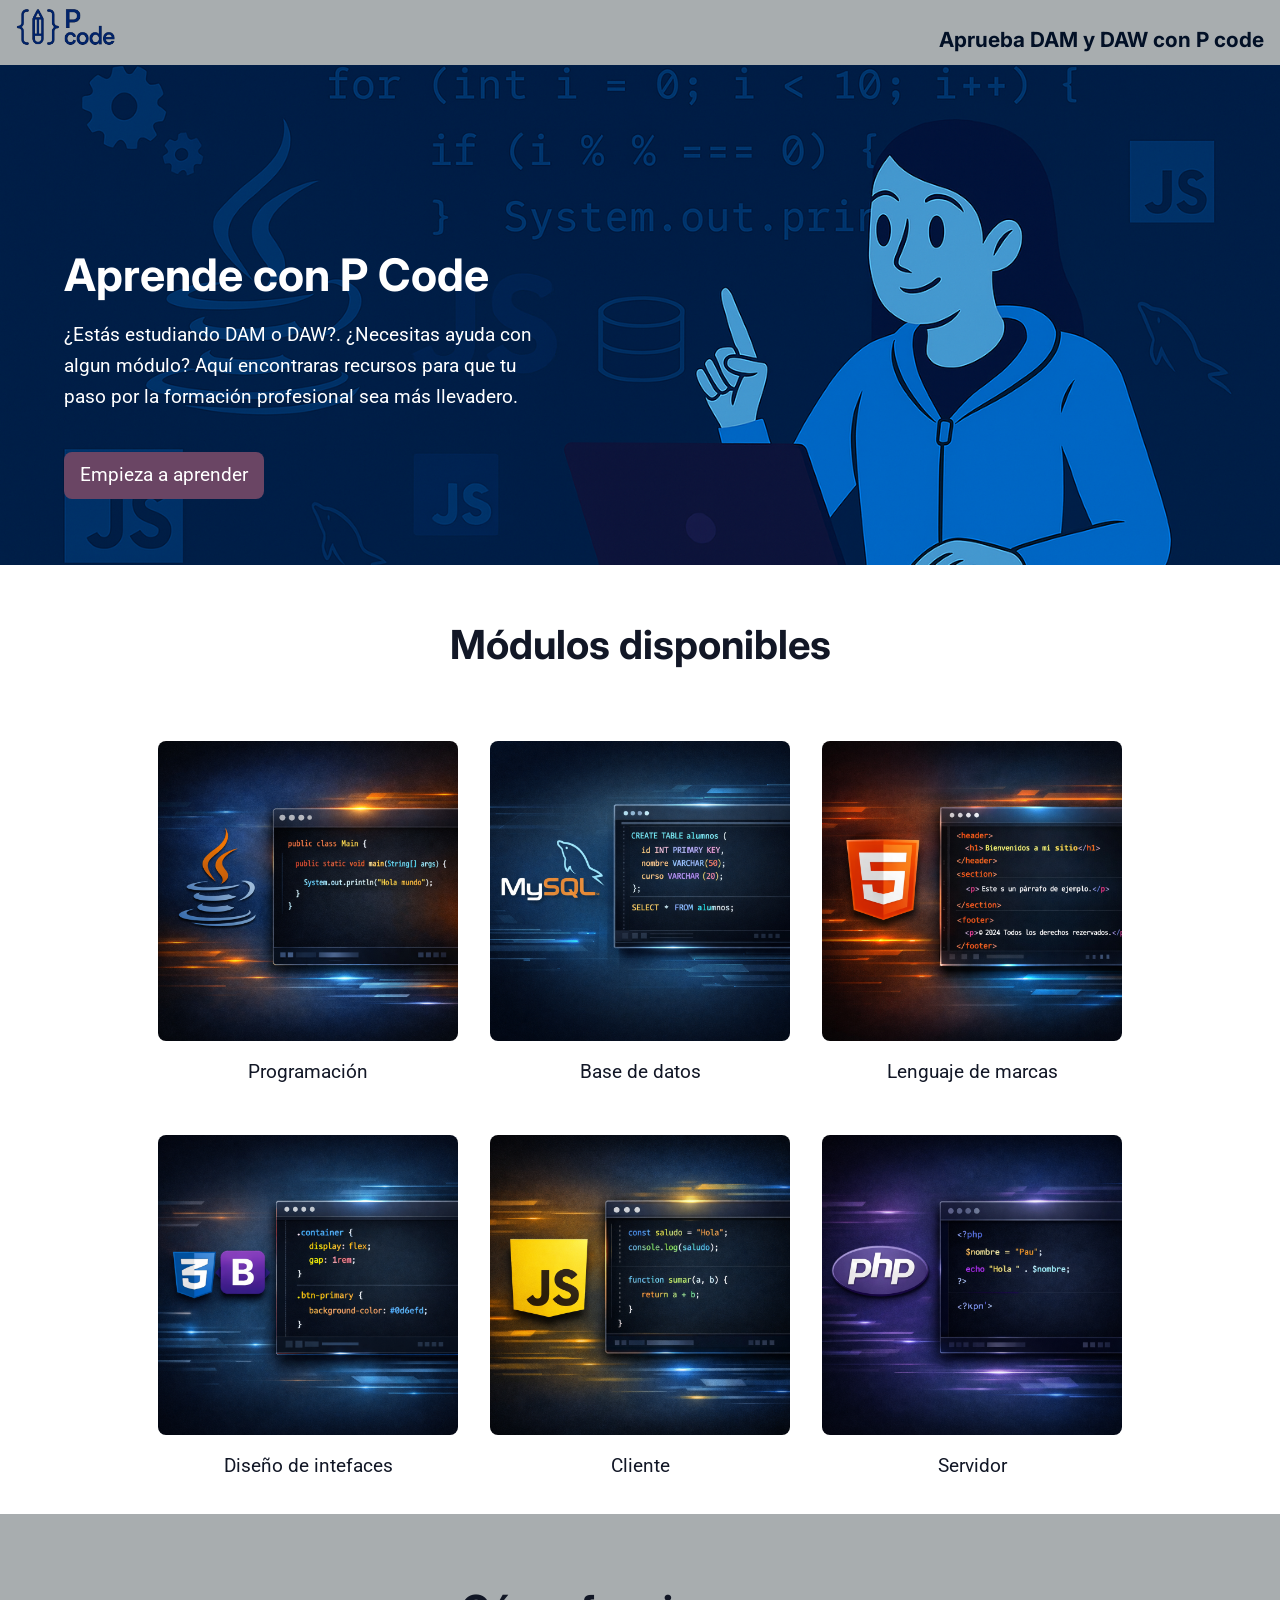
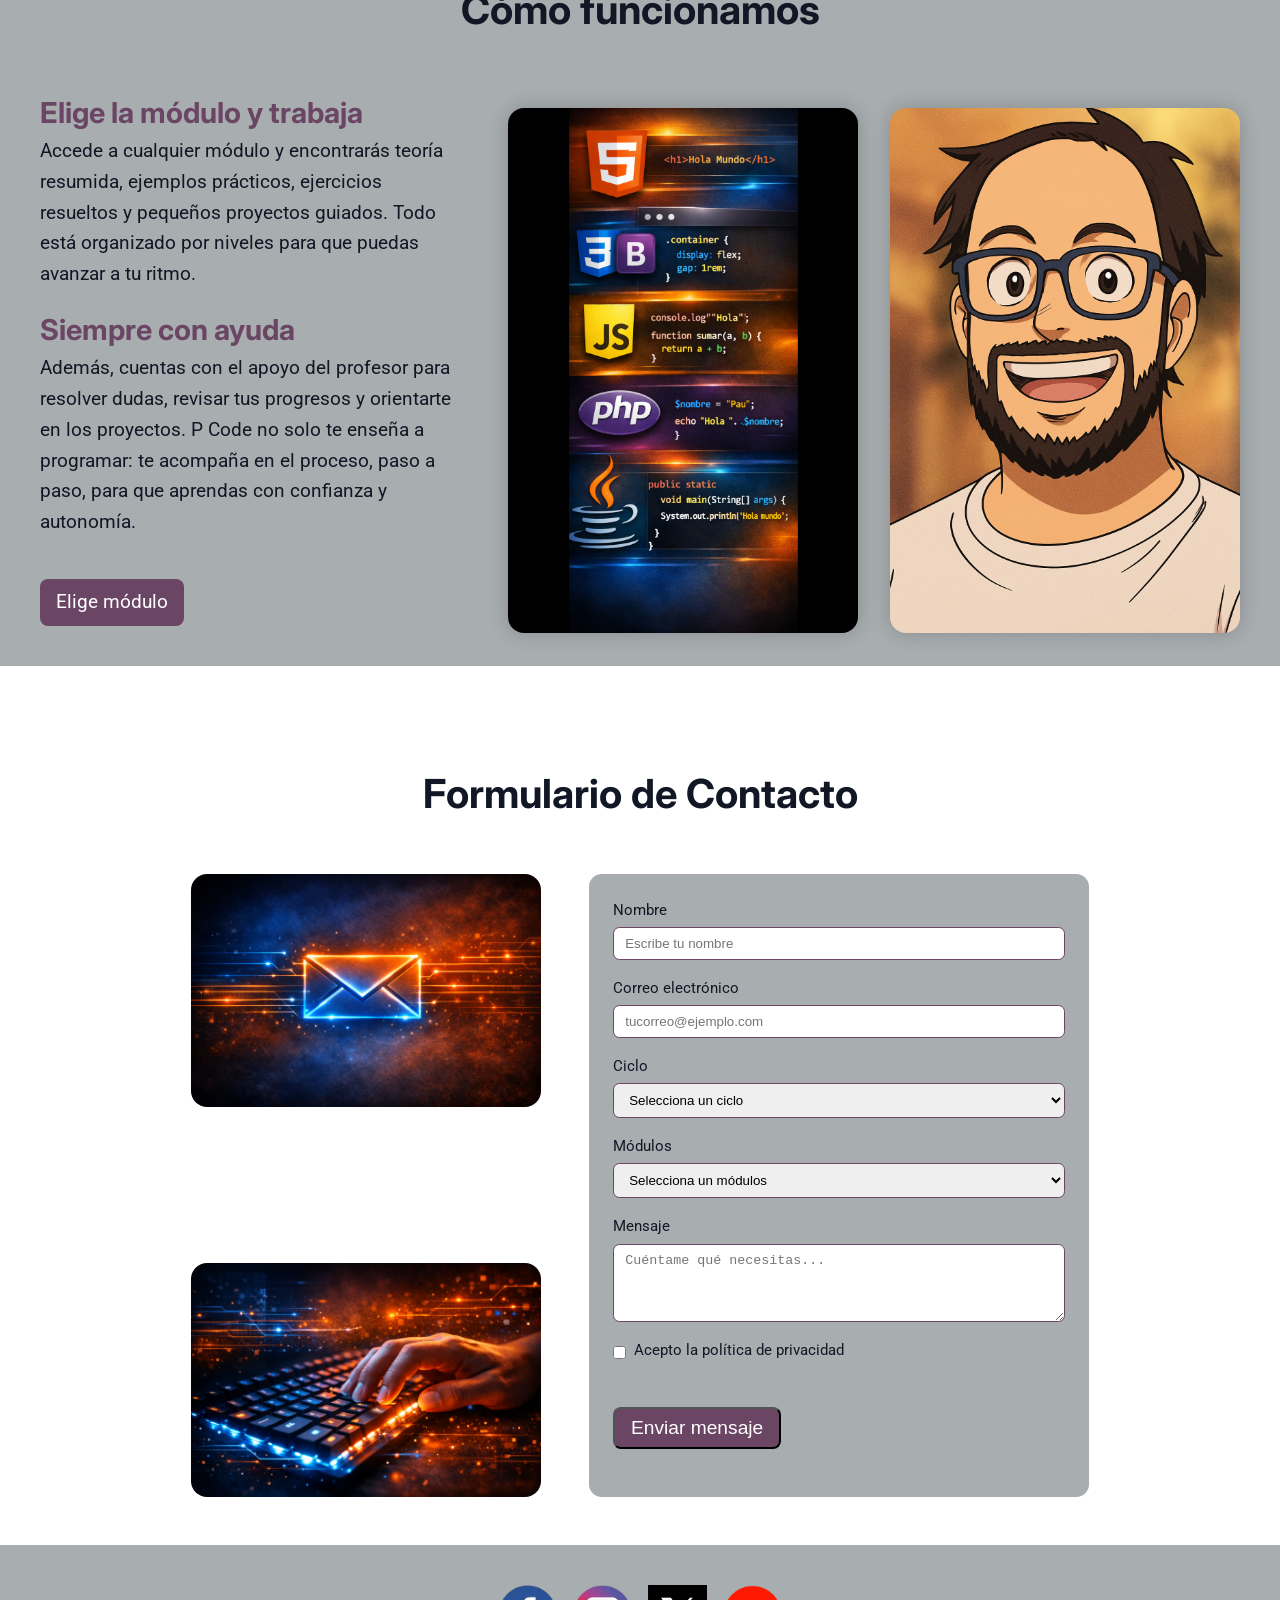
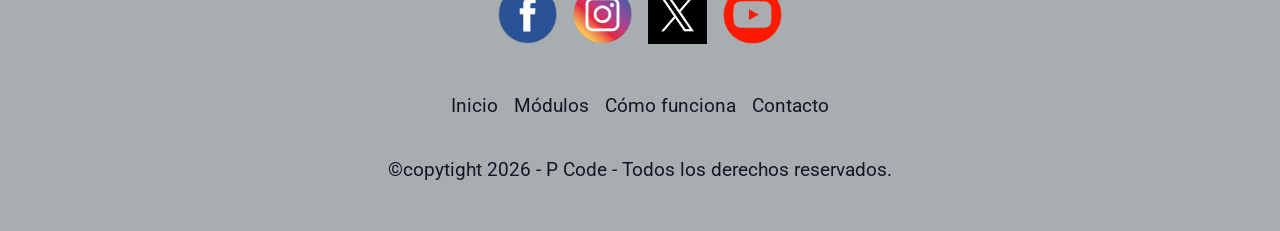
<file: proyecto_1/index.html>
<!doctype html>
<html lang="en">
  <head>
    <meta charset="UTF-8" />
    <meta name="viewport" content="width=device-width, initial-scale=1.0" />
    <meta name="description" content="Recursos educativos de programación para estudiantes de DAW/DAM: ejercicios, teoría, ejemplos y proyectos.">
    <meta name="author" content="Pau — P Code">
        
    <title>P Code</title>
    
    <link rel="stylesheet" href="css/style.css">
    <link rel="icon" href="img/logos/logo_P_code.png">

    <link href="https://fonts.googleapis.com/css2?family=Inter:wght@400;600;700&family=Roboto:wght@300;400;500&family=JetBrains+Mono:wght@400;600&display=swap" rel="stylesheet">

  </head>
  <body>
    <header class="header-landing">
      <div>
        <img src="img/logos/logo_P_code_header.png" alt="P Code"/>
      </div>
      <div>
        <h3>Aprueba DAM y DAW con P code</h3>
      </div>
    </header>

    <section id="hero" class="hero-section">
      <div class="wrap-hero-section">
        <h1>Aprende con P Code</h1> 
        <p>¿Estás estudiando DAM o DAW?.
        ¿Necesitas ayuda con algun módulo?
        Aquí encontraras recursos para que tu  
        paso por la formación profesional sea más llevadero.</p>
        <div class="wrap-button">
          <a href="#subject"  class="primary-button">Empieza a aprender</a>
        </div>
      </div>
    </section>
    
    <section id="subject" class="subject-section">
      <div class="wrap-title-section">
        <h2>Módulos disponibles</h2>
      </div>

      <div class="wrap-subject-section">
        <a href="subjects/subject_type.html" class="item-subject-section">
          <img src="img/subject/img_programacion.png" alt="Asignatura de programación">
          <p>Programación</p>
        </a>
        <a href="subjects/subject_type.html" class="item-subject-section">
          <img src="img/subject/img_base_datos.png" alt="Asignatura de BD">
          <p>Base de datos</p>
        </a>
        <a href="subjects/subject_type.html" class="item-subject-section">
          <img src="img/subject/img_lenguaje_marcas.png" alt="Asignatura de marcas">
          <p>Lenguaje de marcas</p>
        </a>
        <a href="subjects/subject_type.html" class="item-subject-section">
          <img src="img/subject/img_interfaces.png" alt="Asignatura de interfaces">
          <p>Diseño de intefaces</p>
        </a>
        <a href="subjects/subject_type.html" class="item-subject-section">
          <img src="img/subject/img_cliente.png" alt="Asignatura de cliente">
          <p>Cliente</p>
        </a>
        <a href="subjects/subject_type.html" class="item-subject-section">
          <img src="img/subject/img_sevidor.png" alt="Asignatura de sevidor">
          <p>Servidor</p>
        </a>
    </section>

    <section id="info" class="info-section">

      <div class="wrap-title-section">
        <h2>Cómo funcionamos</h2>
      </div>

      <div class="wrap-two-column">

        <div class="wrap-text-two-column">
          <div class="wrap-text-column">
            <h3>Elige la módulo y trabaja</h3>
            <p>Accede a cualquier módulo y encontrarás teoría resumida, ejemplos prácticos, ejercicios resueltos y pequeños proyectos guiados. Todo está organizado por niveles para que puedas avanzar a tu ritmo.</p>
            <h3>Siempre con ayuda</h3>
            <p>Además, cuentas con el apoyo del profesor para resolver dudas, revisar tus progresos y orientarte en los proyectos. P Code no solo te enseña a programar: te acompaña en el proceso, paso a paso, para que aprendas con confianza y autonomía.</p>
            <div class="wrap-button">
              <a href="#subject" class="primary-button">Elige módulo</a>
            </div>
          </div>
        </div>

        <div class="wrap-img-two-column">
          <img src="img/composicion_asignaturas.png" alt="Asignaturas con P code">
          <img src="img/retrato_anime_perfil.png" alt="P code en anime">
        </div>      

      </div>
    </section>

    <section id="form" class="form-section">

      <div class="wrap-title-section">
        <h2>Formulario de Contacto</h2>
      </div>

      <div class="wrap-two-column">

        <div class="wrap-img-two-column-vertical">
          <img src="img/contacto_email.png" alt="Email a P code">
          <img src="img/contacto_email_2.png" alt="Email a P code">
        </div>  

        <div class="wrap-form-two-column">
          <form class="contact-form">

            <div class="form-field">
              <label for="nombre">Nombre</label>
              <input type="text" id="nombre" name="nombre" placeholder="Escribe tu nombre">
            </div>

            <div class="form-field">
              <label for="email">Correo electrónico</label>
              <input type="email" id="email" name="email" placeholder="tucorreo@ejemplo.com">
            </div>

            <div class="form-field">
              <label for="ciclo">Ciclo</label>
              <select id="ciclo" name="ciclo">
                <option value="">Selecciona un ciclo</option>
                <option value="dam">DAM</option>
                <option value="daw">DAW</option>
              </select>
            </div>

            <div class="form-field">
              <label for="asignatura">Módulos</label>
              <select id="modulo" name="ciclo">
                <option value="">Selecciona un módulos</option>
                <option value="prog">Programación</option>
                <option value="bd">Base de datos</option>
                <option value="mar">Lenguaje de marcas</option>
                <option value="inte">Diseño de interfaces</option>
                <option value="cli">Cliente</option>
                <option value="ser">Servidor</option>
              </select>
            </div>

            <div class="form-field">
              <label for="mensaje">Mensaje</label>
              <textarea id="mensaje" name="mensaje" rows="4" placeholder="Cuéntame qué necesitas..."></textarea>
            </div>

            <div class="form-field form-field-inline">
              <input type="checkbox" id="privacidad" name="privacidad">
              <label for="privacidad">Acepto la política de privacidad</label>
            </div>

            <div class="wrap-button">
              <button type="submit" class="primary-button">Enviar mensaje</button>
            </div>

          </form>
        </div>

      </div>
    </section>

    <footer class="footer-section">
      <div class="logos-footer-section">
        <ul>
          <li>
            <a href="">
              <img src="img/social/facebook.png" alt="P Code facebook" class="social-logo">
            </a>
          </li>
          <li>
            <a href="">
              <img src="img/social/instagram.png" alt="P Code x" class="social-logo">
            </a>
          </li>
          <li>
            <a href="">
              <img src="img/social/X.jpg" alt="P Code x" class="social-logo">
            </a>
          </li>
          <li>
            <a href="">
              <img src="img/social/youtube.png" alt="P Code Youtube" class="social-logo">
            </a>
          </li>
        </ul>
      </div>

      <div class="menu-footer-section">
        <ul>
          <li><a href="#hero">Inicio</a></li>
          <li><a href="#subject">Módulos</a></li>
          <li><a href="#info">Cómo funciona</a></li>
          <li><a href="#form">Contacto</a></li>
        </ul>
      </div>

      <div class="menu-footer-section">
        <p>©copytight 2026 - P Code - Todos los derechos reservados.</p>
      </div>

    </footer>
  </body>
</html>
</file>
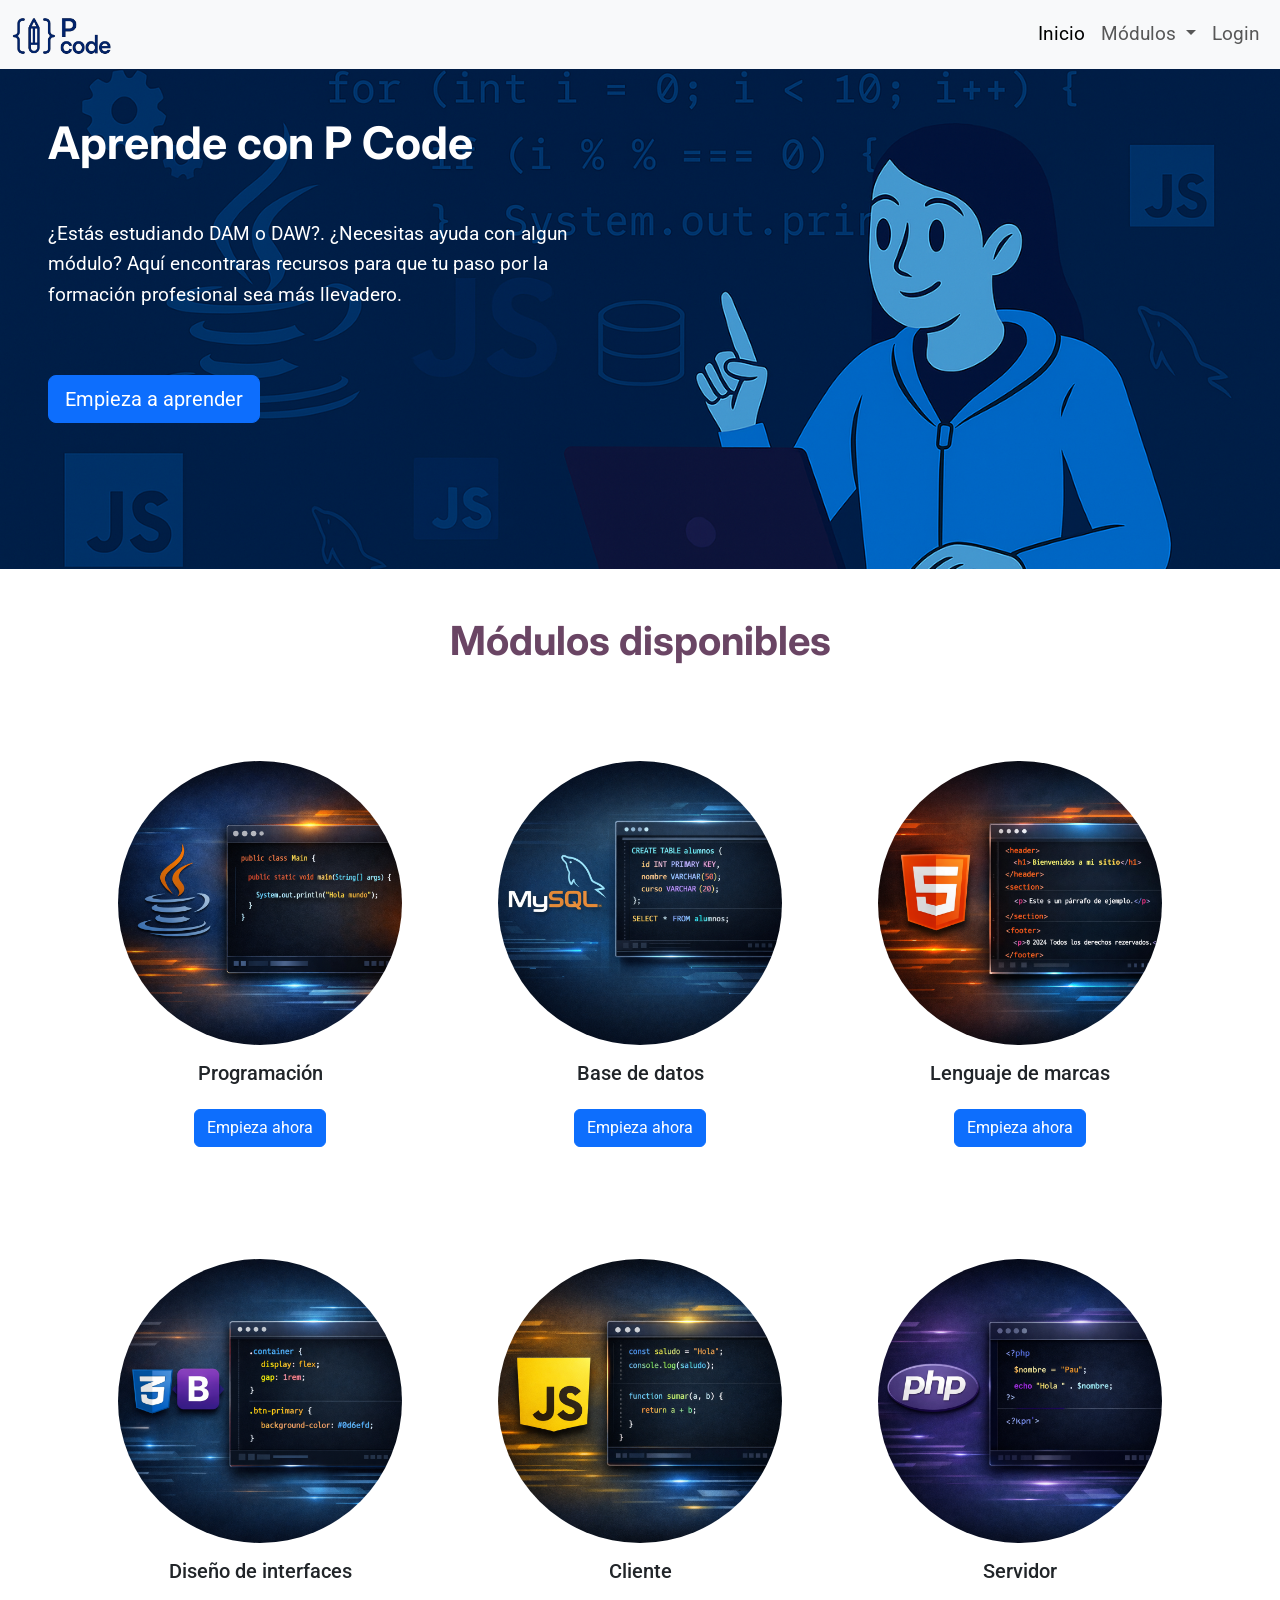
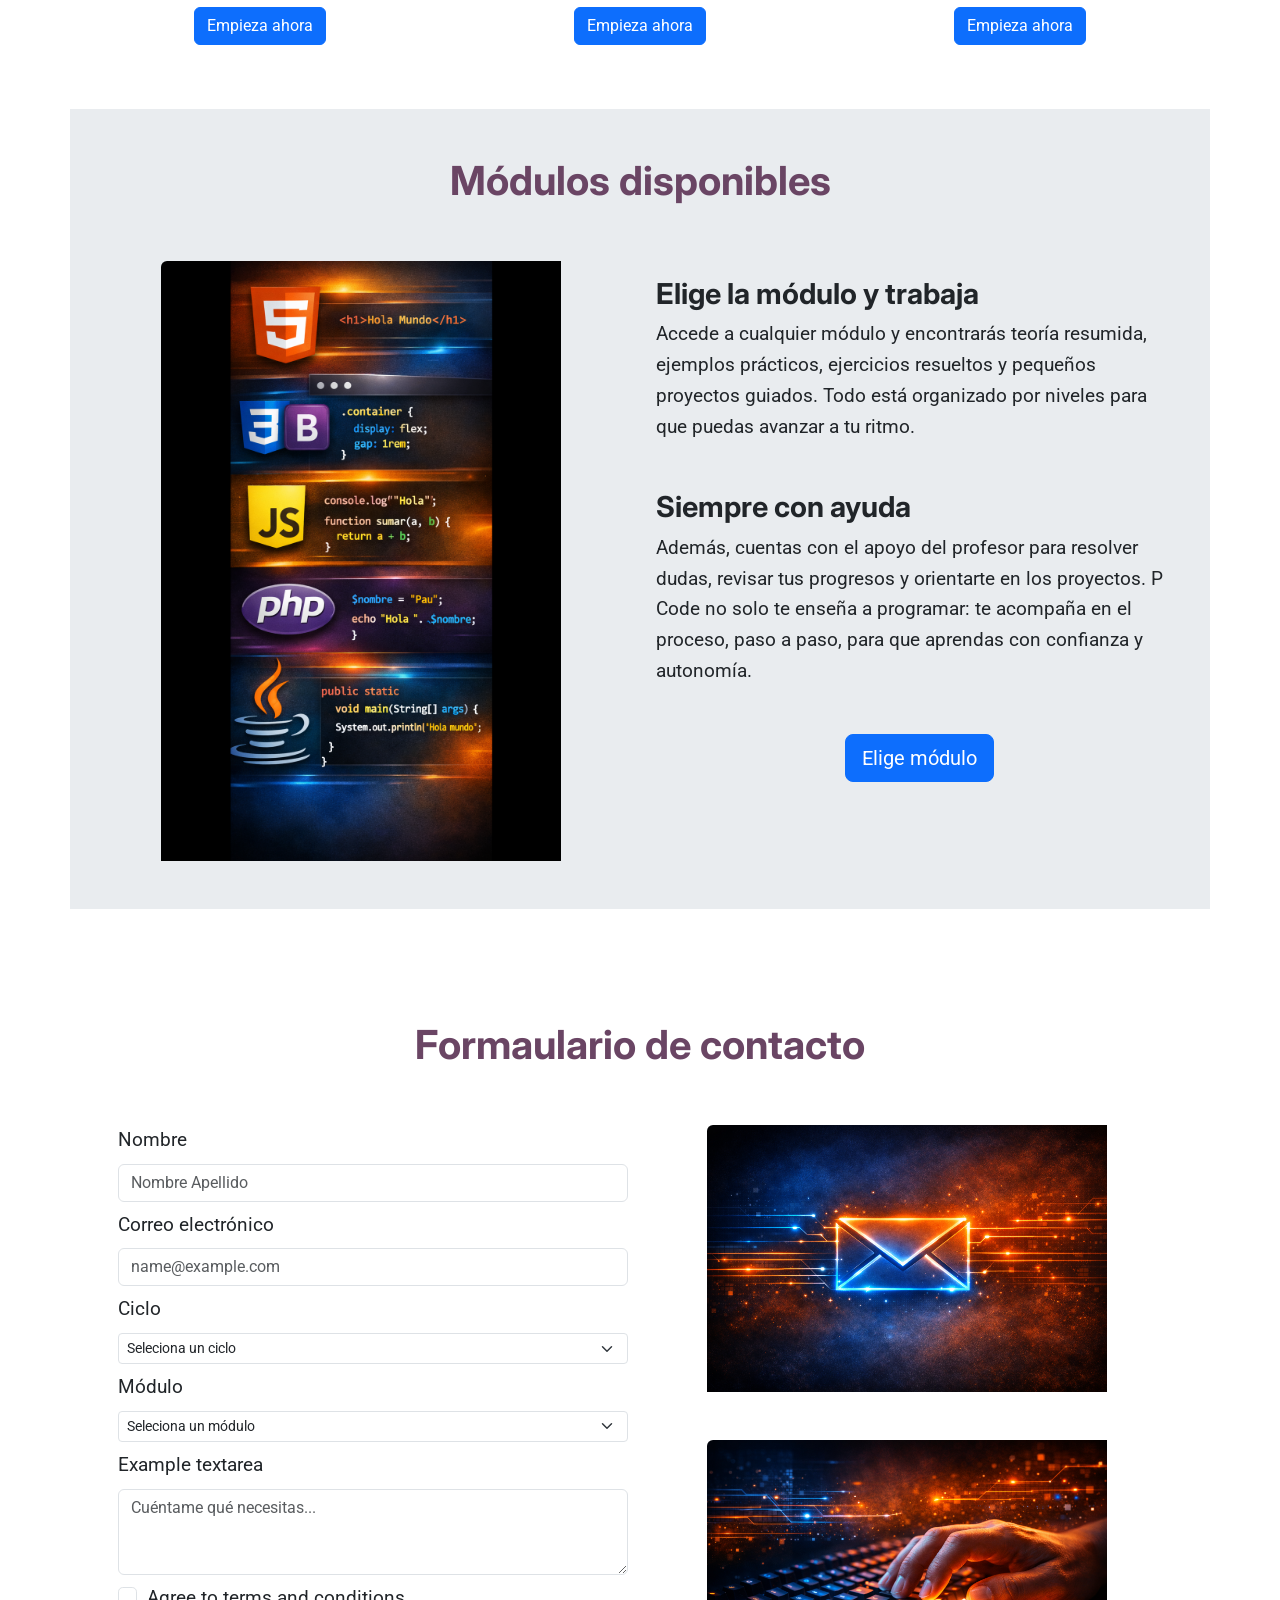
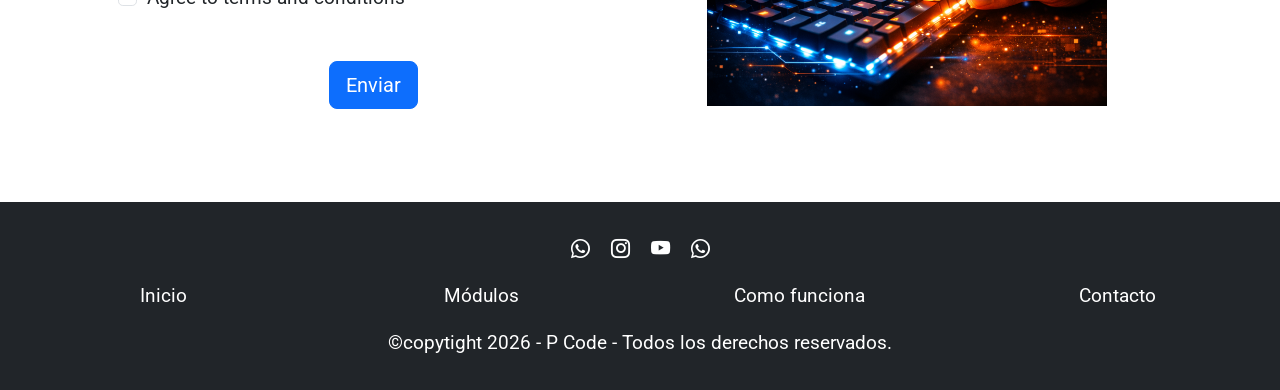
<file: proyecto_2/index.html>
<!DOCTYPE html>
<html lang="es">
<head>
    <meta charset="UTF-8">
    <meta name="viewport" content="width=device-width, initial-scale=1.0">
    <meta name="description" content="Recursos educativos de programación para estudiantes de DAW/DAM: ejercicios, teoría, ejemplos y proyectos.">
    <meta name="author" content="Pau — P Code">
    
    <title>P Code</title>
    <link rel="icon" href="img/logos/logo_P_code.png">

    <link href="https://fonts.googleapis.com/css2?family=Inter:wght@400;600;700&family=Roboto:wght@300;400;500&family=JetBrains+Mono:wght@400;600&display=swap" rel="stylesheet">

    <!-- Bootstrap -->
    <link href="https://cdn.jsdelivr.net/npm/bootstrap@5.3.2/dist/css/bootstrap.min.css" rel="stylesheet">
    <link rel="stylesheet" href="https://cdn.jsdelivr.net/npm/bootstrap-icons@1.13.1/font/bootstrap-icons.min.css">
    
    <link rel="stylesheet" href="css/style.css">

</head>
<body>

  <!-- Cabecera -->
  <header id="header">
    <nav class="navbar navbar-expand-sm bg-body-tertiary">
      <div class="container-fluid">
        <a class="navbar-brand" href="#">
          <img src="img/logos/logo_P_code_header.png" alt="Logo" width="100" height="auto" class="d-inline-block align-text-top">
        </a> 
        
        <button class="navbar-toggler" type="button" data-bs-toggle="collapse" data-bs-target="#navbarNav" aria-controls="navbarNav" aria-expanded="false" aria-label="Toggle navigation">
          <span class="navbar-toggler-icon"></span>
        </button>

        <div class="collapse navbar-collapse" id="navbarNav">
          <ul class="navbar-nav ms-auto">
            <li class="nav-item">
              <a href="index.html" class="nav-link active" aria-current="page">Inicio</a>
            </li>
            <li class="nav-item dropdown">
              <a class="nav-link dropdown-toggle" href="#" role="button" data-bs-toggle="dropdown" aria-expanded="false">
                Módulos
              </a>
              <ul class="dropdown-menu">
                <li><a class="dropdown-item" href="subject.html">Programación</a></li>
                <li><a class="dropdown-item" href="subject.html">Entorno Cliente</a></li>
                <li><a class="dropdown-item" href="subject.html">Entorno Servidor</a></li>
                <li><a class="dropdown-item" href="subject.html">Despliegue</a></li>
                <li><a class="dropdown-item" href="subject.html">Diseño de Interfaces</a></li>
              </ul>
            </li>
            <li class="nav-item">
              <a class="nav-link" href="#">Login</a>
            </li>
          </ul>
        </div>
      </div>
    </nav>
  </header>

  <!-- Hero -->
  <section id="hero">
    <div class="container-fluid header">
      <div class="row align-items-end">
        <div class="col-12 col-md-6 text-white ps-5">
          <h1 class="mt-5">Aprende con P Code</h1>
          <p class="mt-5 content-box">¿Estás estudiando DAM o DAW?.
          ¿Necesitas ayuda con algun módulo?
          Aquí encontraras recursos para que tu  
          paso por la formación profesional sea más llevadero.</p>
          <a href="#subject" class="btn btn-primary btn-lg mt-5">Empieza a aprender</a>
        </div>
        <div class="col-12 col-md-6">
        </div>
      </div>
    </div>
  </section>

  <!-- Asignaturas -->
  <section id="subject">    
    <div class="container text-center mt-5">
      <h2 class="mb-5">Módulos disponibles</h2>
      
      <div class="row">
        <div class="col-md-4 p-5">
          <div class="card border-0">
            <img src="img/subject/img_programacion.png" class="card-img-top rounded-circle" alt="Programación">
            <div class="card-body">
              <h5 class="card-title">Programación</h5>
              <a href="subject.html" class="mt-3 btn btn-primary">Empieza ahora</a>
            </div>
          </div>
        </div>

        <div class="col-md-4 p-5">
          <div class="card border-0">
            <img src="img/subject/img_base_datos.png" class="card-img-top rounded-circle" alt="Base de datos">
            <div class="card-body">
              <h5 class="card-title">Base de datos</h5>
              <a href="subject.html" class="mt-3 btn btn-primary">Empieza ahora</a>
            </div>
          </div>
        </div>
        
        <div class="col-md-4 p-5">
          <div class="card border-0">
            <img src="img/subject/img_lenguaje_marcas.png" class="card-img-top rounded-circle" alt="Lenguaje de Marcas">
            <div class="card-body">
              <h5 class="card-title">Lenguaje de marcas</h5>
              <a href="subject.html" class="mt-3 btn btn-primary">Empieza ahora</a>
            </div>
          </div>
        </div>
      </div>
      <div class="row">
        <div class="col-md-4 p-5">
          <div class="card border-0">
            <img src="img/subject/img_interfaces.png" class="card-img-top rounded-circle" alt="Diseño de interfaces">
            <div class="card-body">
              <h5 class="card-title">Diseño de interfaces</h5>
              <a href="subject.html" class="mt-3 btn btn-primary">Empieza ahora</a>
            </div>
          </div>
        </div>

        <div class="col-md-4 p-5">
          <div class="card border-0">
            <img src="img/subject/img_cliente.png" class="card-img-top rounded-circle" alt="Cliente">
            <div class="card-body">
              <h5 class="card-title">Cliente</h5>
              <a href="subject.html" class="mt-3 btn btn-primary">Empieza ahora</a>
            </div>
          </div>
        </div>
        
        <div class="col-md-4 p-5">
          <div class="card border-0">
            <img src="img/subject/img_sevidor.png" class="card-img-top rounded-circle" alt="Servidor">
            <div class="card-body">
              <h5 class="card-title">Servidor</h5>
              <a href="subject.html" class="mt-3 btn btn-primary">Empieza ahora</a>
            </div>
          </div>
        </div>   
      </div>   
    </div>
  </section>

  <!-- Información -->
  <section id="info">
    <div class="container text-center bg-body-secondary pd-5">
      <h2 class="py-5">Módulos disponibles</h2>
      <div class="card mb-3 border-0">
        <div class="row g-0 bg-body-secondary">
          <div class="col-md-6">
            <img src="img/composicion_asignaturas.png" 
              class="img-fluid rounded-start pb-5" 
              style="max-width: 400px;" alt="Composición">
          </div>
          <div class="col-md-6 text-start">
            <div class="card-body">
              <h3 class="card-title">Elige la módulo y trabaja</h3>
              <p class="card-text">Accede a cualquier módulo y encontrarás teoría resumida, ejemplos prácticos, ejercicios resueltos y pequeños proyectos guiados. Todo está organizado por niveles para que puedas avanzar a tu ritmo.</p>
              <h3 class="card-title mt-5">Siempre con ayuda</h3>
              <p>Además, cuentas con el apoyo del profesor para resolver dudas, revisar tus progresos y orientarte en los proyectos. P Code no solo te enseña a programar: te acompaña en el proceso, paso a paso, para que aprendas con confianza y autonomía.</p>
              <div class="text-center mt-5"><a href="#subject" class="btn btn-primary btn-lg">Elige módulo</a></div>
            </div>
          </div>
        </div>
      </div>
    </div>
  </section>

  <!-- Formulario -->
  <section id="form">
    <div class="container text-center p-5">
      <h2 class="py-5">Formaulario de contacto</h2>
      <div class="row">
        <div class="col-md-6 text-start">
          <div class="mb-2">
            <label for="nombre" class="form-label">Nombre</label>
            <input type="email" class="form-control" id="nombre" placeholder="Nombre Apellido">
          </div>
          <div class="mb-2">
            <label for="email" class="form-label">Correo electrónico</label>
            <input type="email" class="form-control" id="email" placeholder="name@example.com">
          </div>
          <div class="mb-2">
            <label for="ciclo" class="form-label">Ciclo</label>
            <select class="form-select form-select-sm" aria-label="Small select example">
              <option selected>Seleciona un ciclo</option>
              <option value="dam">DAM</option>
              <option value="daw">DAW</option>
            </select>
          </div>
          <div class="mb-2">
            <label for="modulo" class="form-label">Módulo</label>
            <select class="form-select form-select-sm" aria-label="Small select example">
              <option selected>Seleciona un módulo</option>
                <option value="prog">Programación</option>
                <option value="bd">Base de datos</option>
                <option value="mar">Lenguaje de marcas</option>
                <option value="inte">Diseño de interfaces</option>
                <option value="cli">Cliente</option>
                <option value="ser">Servidor</option>
            </select>
          </div>
          <div class="mb-2">
            <label for="mensaje" class="form-label">Example textarea</label>
            <textarea class="form-control" id="mensaje" rows="3" placeholder="Cuéntame qué necesitas..."></textarea>
          </div>
          <div class="form-check">
            <input class="form-check-input" type="checkbox" value="" id="invalidCheck" required>
            <label class="form-check-label" for="invalidCheck">
              Agree to terms and conditions
            </label>
            <div class="invalid-feedback">
              You must agree before submitting.
            </div>
          </div>
          <div class="text-center mt-5"><a href="#" class="btn btn-primary btn-lg mb-2">Enviar</a></div>
        </div>

        <div class="col-md-6">
          <img src="img/contacto_email.png" 
            class="img-fluid rounded-start pb-5" 
            style="max-width: 400px;" alt="Composición">
            <img src="img/contacto_email_2.png" 
              class="img-fluid rounded-start pb-5" 
              style="max-width: 400px;" alt="Composición">
        </div>
      </div>
    </div>
  </section>

  <!-- Footer -->
  <footer>
    <div class="container-fluid bg-dark p-3 text-center">
      <div class="row">
        <div class="col p-3">
          <i class="bi bi-whatsapp text-white p-2"></i>
          <i class="bi bi-instagram text-white p-2"></i>
          <i class="bi bi-youtube text-white p-2"></i>
          <i class="bi bi-whatsapp text-white p-2"></i>
        </div>
      </div>
      <div class="row justify-content-center">
        <div class="col-lg-3 col-md-6"><a href="#hero" class="text-decoration-none text-white">Inicio</a></div>
        <div class="col-lg-3 col-md-6"><a href="#subject" class="text-decoration-none text-white">Módulos</a></div>
        <div class="col-lg-3 col-md-6"><a href="#info" class="text-decoration-none text-white">Como funciona</a></div>
        <div class="col-lg-3 col-md-6"><a href="#form" class="text-decoration-none text-white">Contacto</a></div>
      </div>

      <div class="row">
        <div class="col text-white mt-3">
          <p>©copytight 2026 - P Code - Todos los derechos reservados.</p>
        </div>
      </div>

    </div>

  </footer>

  <!-- Bootstrap -->
  <script src="https://cdn.jsdelivr.net/npm/@popperjs/core@2.11.6/dist/umd/popper.min.js"></script>
  <script src="https://cdn.jsdelivr.net/npm/bootstrap@5.3.0/dist/js/bootstrap.min.js"></script> 
</body>
</html>
</file>
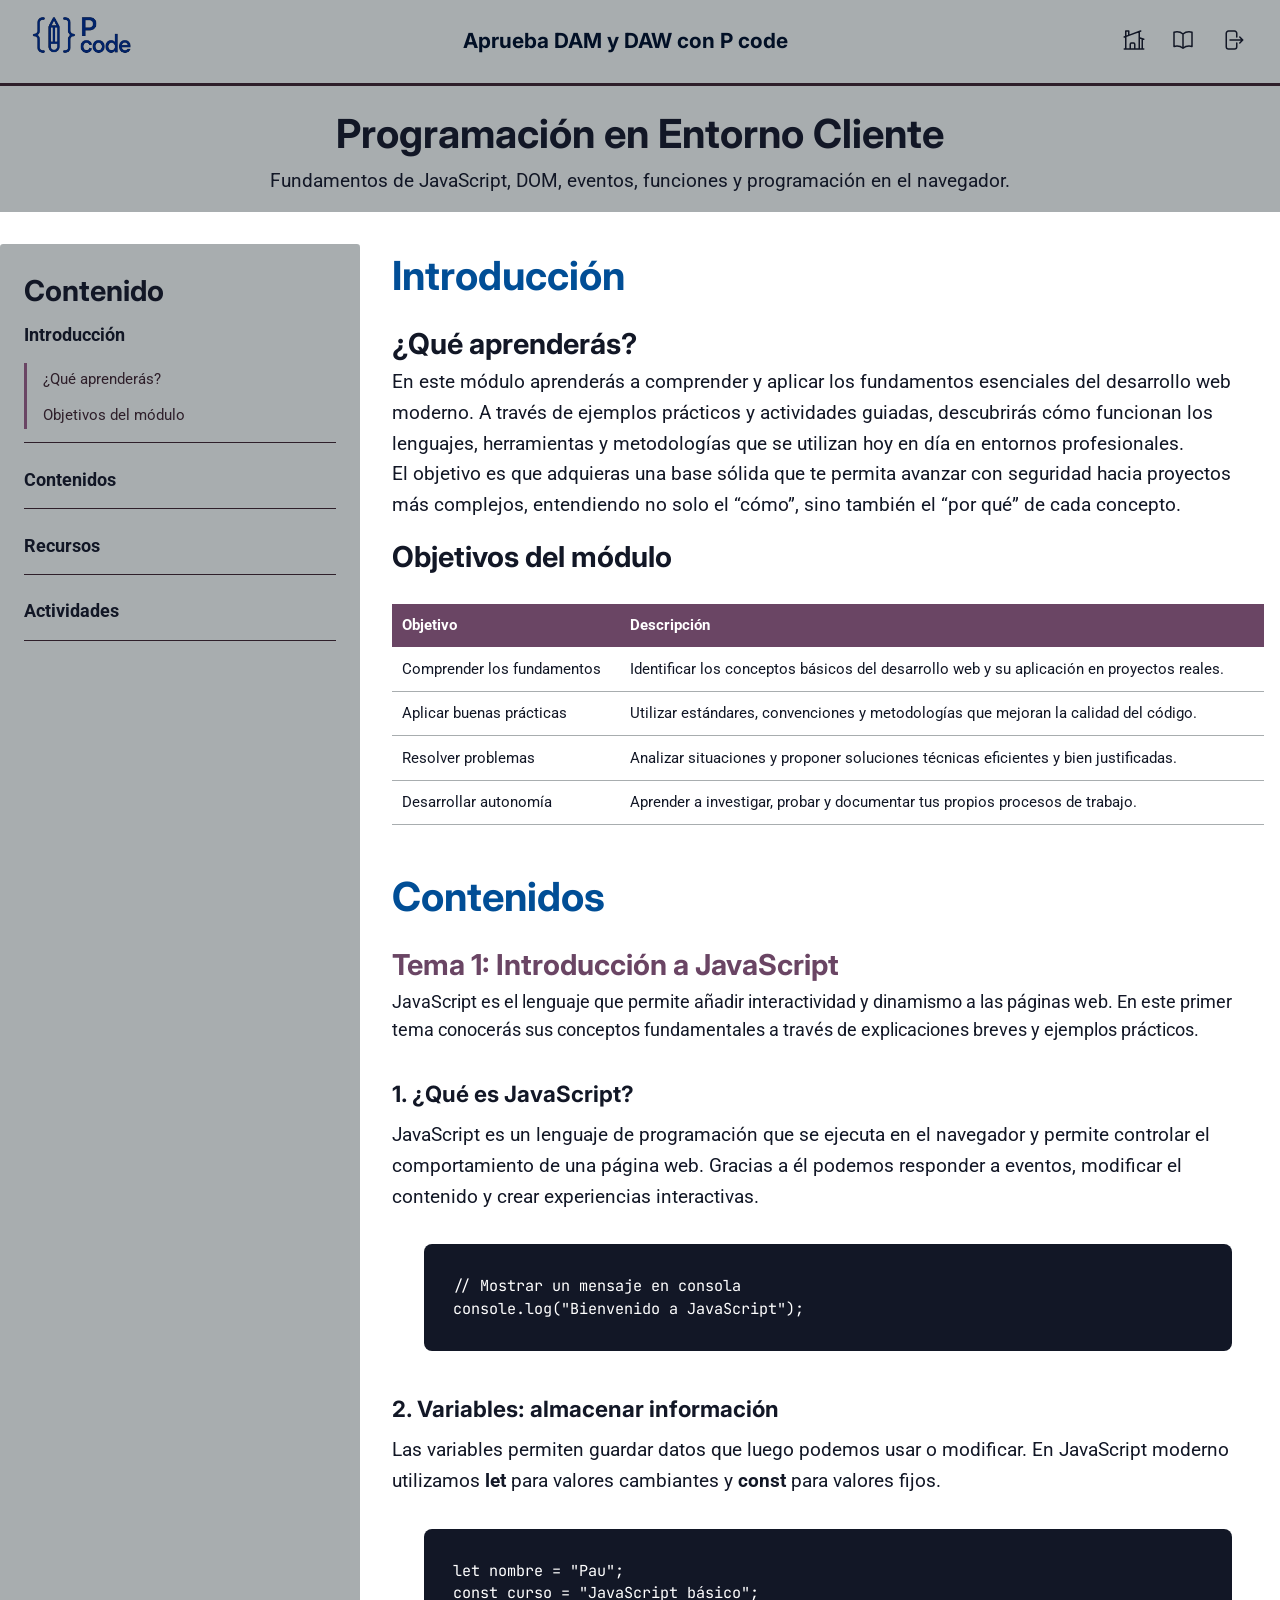
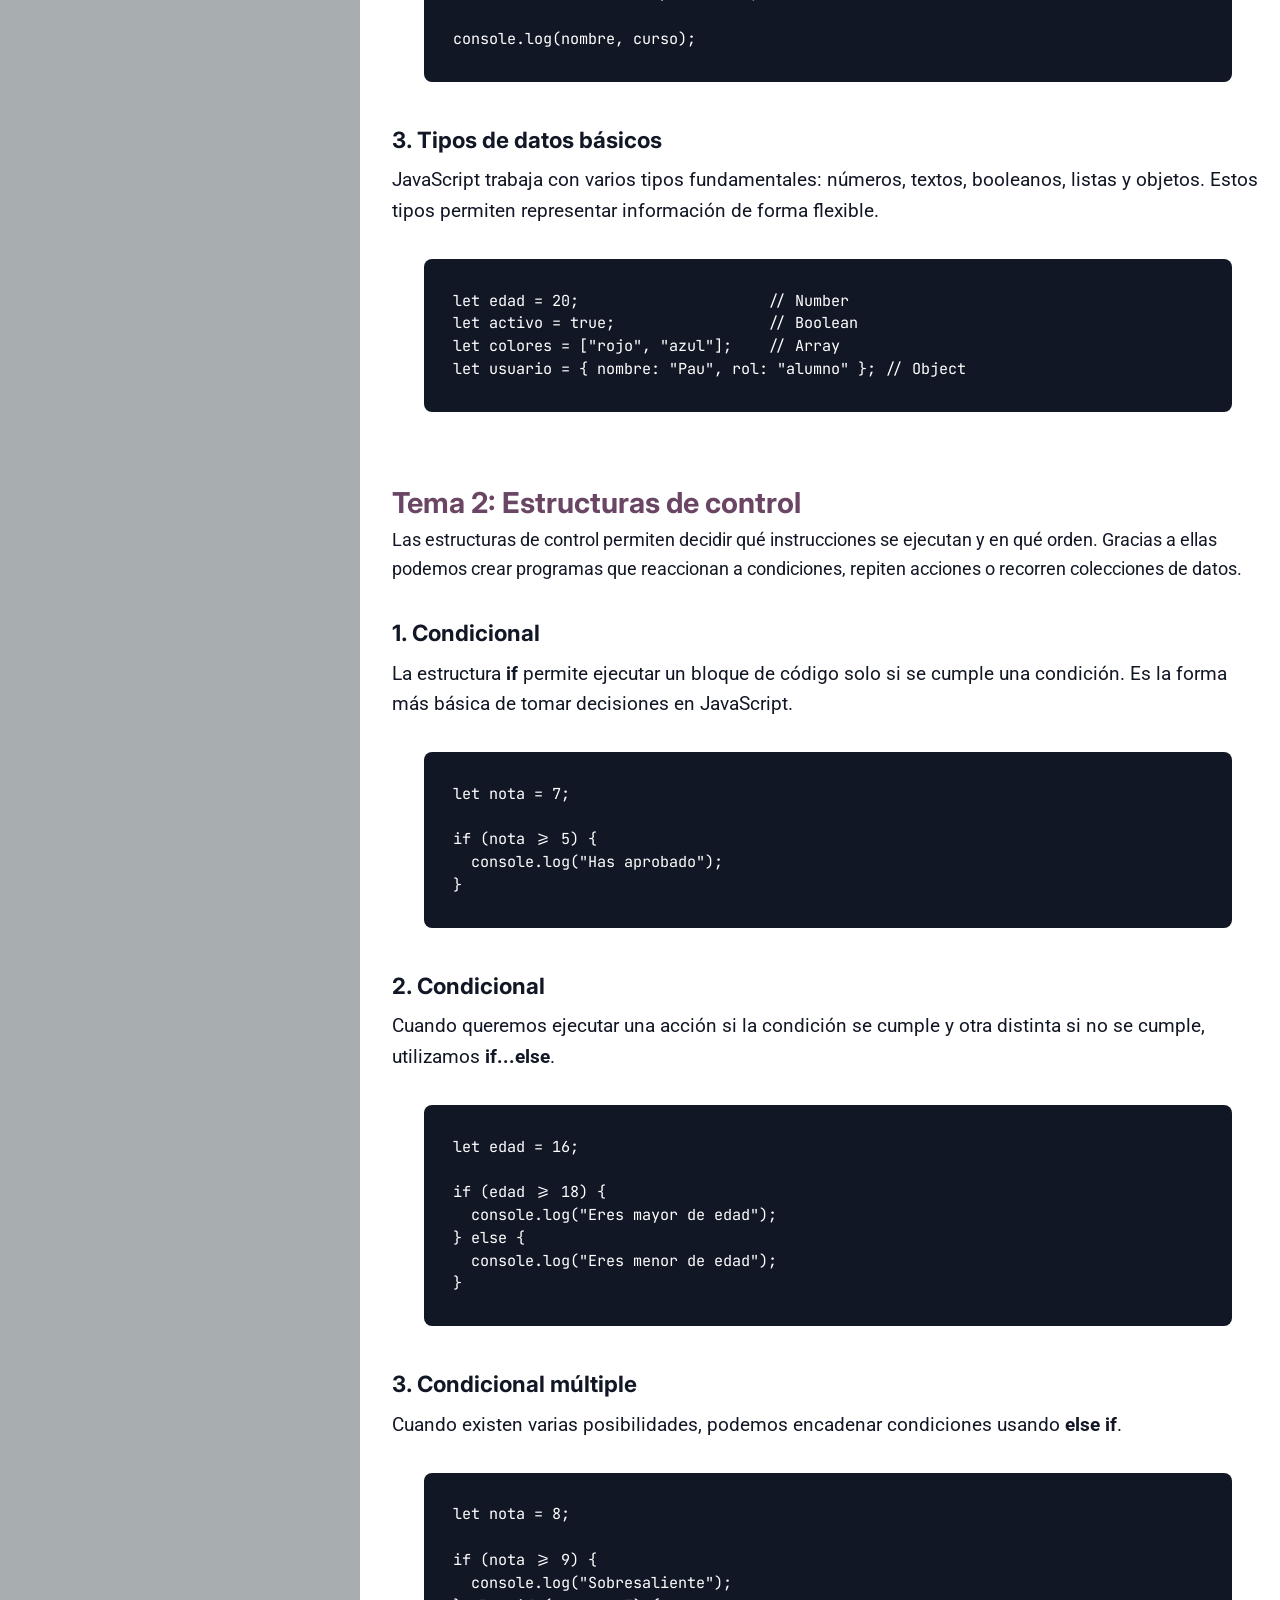
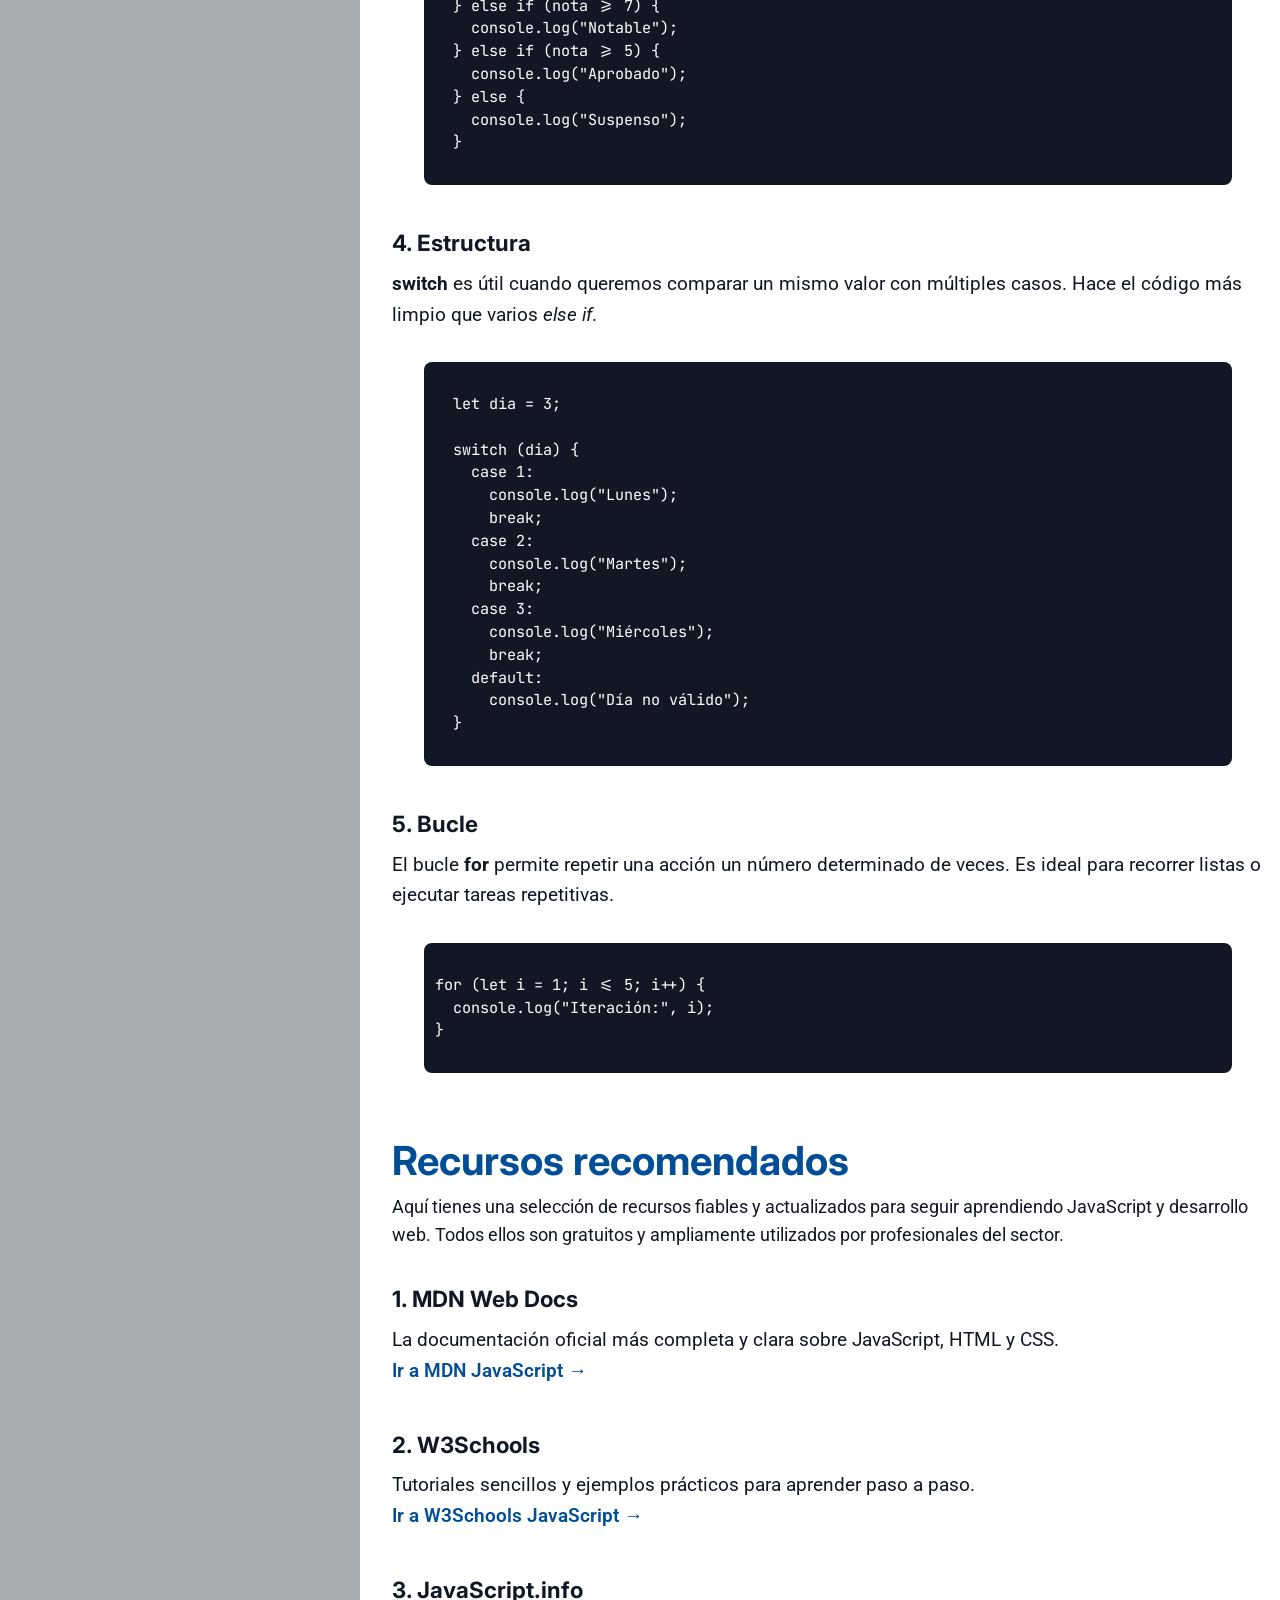
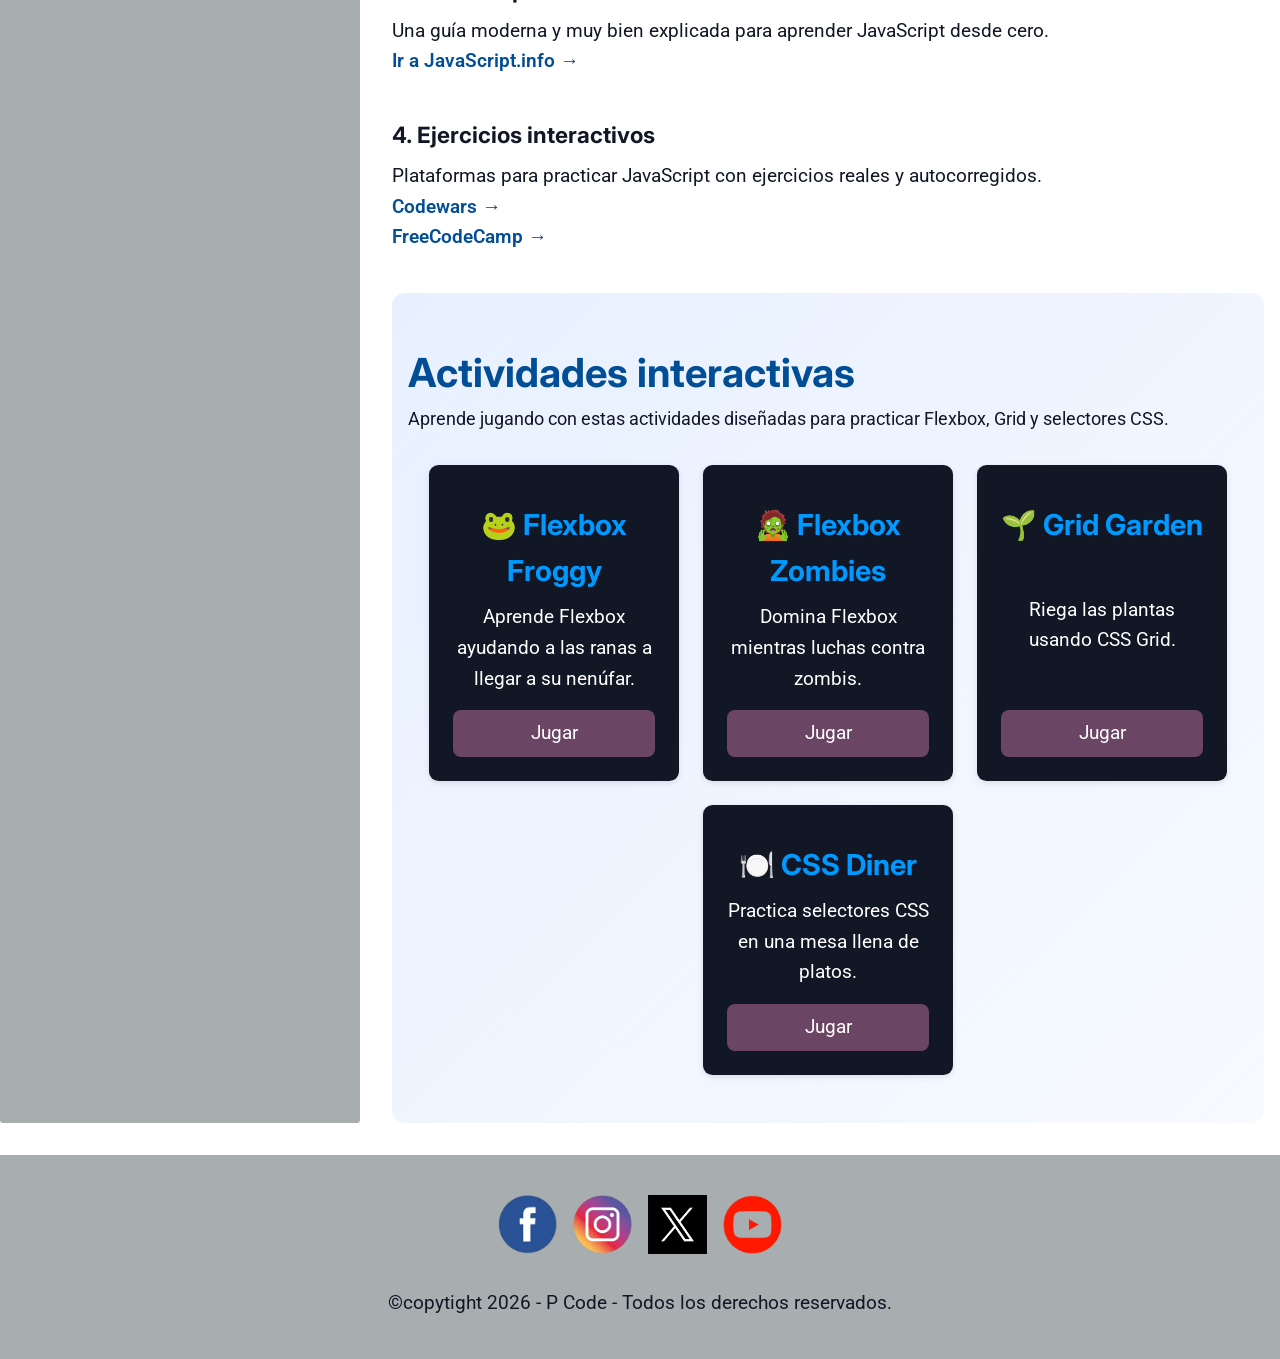
<file: proyecto_1/subjects/cliente.html>
<!DOCTYPE html>
<html lang="en">
<head>
    <meta charset="UTF-8" />
    <meta name="viewport" content="width=device-width, initial-scale=1.0" />
    <meta name="description" content="Recursos educativos de programación Java para estudiantes de DAW/DAM: ejercicios, teoría, ejemplos y proyectos.">
    <meta name="author" content="Pau — P Code">
        
    <title>P Code</title>
    
    <link rel="stylesheet" href="../css/subject.css">
    <link rel="icon" href="../img/logos/logo_P_code.png">

    <link href="https://fonts.googleapis.com/css2?family=Inter:wght@400;600;700&family=Roboto:wght@300;400;500&family=JetBrains+Mono:wght@400;600&display=swap" rel="stylesheet">

</head>
<body>
<!-- HEADER -->
  <header class="header">
    <div>
      <img src="../img/logos/logo_P_code_header.png" alt="P Code"/>
    </div>
    <div>
      <h3>Aprueba DAM y DAW con P code</h3>
    </div>

    <nav class="header-icons">
      <a href="../index.html" class="icon" title="Inicio">
        <svg xmlns="http://www.w3.org/2000/svg"
              width="24" height="24" 
              fill="none" 
              viewBox="0 0 24 24" 
              stroke-width="1.5" 
              stroke="currentColor">
          <path stroke-linecap="round" stroke-linejoin="round" d="M8.25 21v-4.875c0-.621.504-1.125 1.125-1.125h2.25c.621 0 1.125.504 1.125 1.125V21m0 0h4.5V3.545M12.75 21h7.5V10.75M2.25 21h1.5m18 0h-18M2.25 9l4.5-1.636M18.75 3l-1.5.545m0 6.205 3 1m1.5.5-1.5-.5M6.75 7.364V3h-3v18m3-13.636 10.5-3.819" />
        </svg>
      </a>

      <div class="dropdown">
        <div class="icon" title="Asignaturas">
          <svg xmlns="http://www.w3.org/2000/svg" 
                width="24" height="24"       
                fill="none" 
                viewBox="0 0 24 24" 
                stroke-width="1.5" 
                stroke="currentColor">
            <path stroke-linecap="round" stroke-linejoin="round" d="M12 6.042A8.967 8.967 0 0 0 6 3.75c-1.052 0-2.062.18-3 .512v14.25A8.987 8.987 0 0 1 6 18c2.305 0 4.408.867 6 2.292m0-14.25a8.966 8.966 0 0 1 6-2.292c1.052 0 2.062.18 3 .512v14.25A8.987 8.987 0 0 0 18 18a8.967 8.967 0 0 0-6 2.292m0-14.25v14.25" />
          </svg>
        </div>
        
        <div class="dropdown-content">
          <a href="../index.html">Programación</a>
          <a href="../index.html">Entorno Cliente</a>
          <a href="../index.html">Entorno Servidor</a>
          <a href="../index.html">Despliegue</a>
          <a href="../index.html">Diseño de Interfaces</a>
        </div>

      </div>

      <a href="../index.html" class="icon" title="Login">
        <svg xmlns="http://www.w3.org/2000/svg" 
              width="24" height="24"
              fill="none" 
              viewBox="0 0 24 24" 
              stroke-width="1.5" 
              stroke="currentColor">
          <path stroke-linecap="round" stroke-linejoin="round" d="M15.75 9V5.25A2.25 2.25 0 0 0 13.5 3h-6a2.25 2.25 0 0 0-2.25 2.25v13.5A2.25 2.25 0 0 0 7.5 21h6a2.25 2.25 0 0 0 2.25-2.25V15m3 0 3-3m0 0-3-3m3 3H9" />
        </svg>
      </a>

    </nav>
  </header>

  <section class="title-subject">
    <h2>Programación en Entorno Cliente</h2>
    <p>Fundamentos de JavaScript, DOM, eventos, funciones y programación en el navegador.</p>
  </section>

  <div class="layout-grid">

    <!-- Columna izquierda - MENU -->
    <aside class="sidebar">
      <h3>Contenido</h3>
      
      <details class="submenu" open>
        <summary>Introducción</summary>
        <ul class="submenu-list">
          <li><a href="#intro">¿Qué aprenderás?</a></li>
          <li><a href="#objetivos">Objetivos del módulo</a></li>
        </ul>
      </details>

      <details class="submenu">
        <summary>Contenidos</summary>
        <ul class="submenu-list">
          <li><a href="#tema1">Tema 1: Introducción a JavaScript</a></li>
          <li><a href="#tema2">Tema 2: Estructuras de control</a></li>
          <li><a href="#tema1">Tema 3: Funciones</a></li>
          <li><a href="#tema2">Tema 4: DOM y eventos</a></li>
        </ul>
      </details>

      <details class="submenu">
      <summary>Recursos</summary>
        <ul class="submenu-list">
          <li><a href="#recursos">MDN JavaScript</a></li>
          <li><a href="#recursos">W3Schools</a></li>
          <li><a href="#recursos">Ejercicios interactivos</a></li>
        </ul>
      </details>

      <details class="submenu">
        <summary>Actividades</summary>
        <ul class="submenu-list">
          <li><a href="#actividades">Flexbox Froggy</a></li>
          <li><a href="#actividades">Flexbox Zombies</a></li>
          <li><a href="#actividades">Grid Garden</a></li>
          <li><a href="#actividades">CSS Diner</a></li>
        </ul>
      </details>      

    </aside>

    <!-- Columna derecha -->
    <main class="content">

      <section id="intro">
        <h2>Introducción</h2>
        <h3>¿Qué aprenderás?</h3>
        <p>
          En este módulo aprenderás a comprender y aplicar los fundamentos esenciales del desarrollo web moderno. A través de ejemplos prácticos y actividades guiadas, descubrirás cómo funcionan los lenguajes, herramientas y metodologías que se utilizan hoy en día en entornos profesionales.
        </p>
        <p>
          El objetivo es que adquieras una base sólida que te permita avanzar con seguridad hacia proyectos más complejos, entendiendo no solo el “cómo”, sino también el “por qué” de cada concepto.
        </p>
        <h3>Objetivos del módulo</h3>
        <table class="tabla-objetivos">
          <thead>
            <tr>
              <th>Objetivo</th>
              <th>Descripción</th>
            </tr>
          </thead>
          <tbody>
            <tr>
              <td>Comprender los fundamentos</td>
              <td>Identificar los conceptos básicos del desarrollo web y su aplicación en proyectos reales.</td>
            </tr>
            <tr>
              <td>Aplicar buenas prácticas</td>
              <td>Utilizar estándares, convenciones y metodologías que mejoran la calidad del código.</td>
            </tr>
            <tr>
              <td>Resolver problemas</td>
              <td>Analizar situaciones y proponer soluciones técnicas eficientes y bien justificadas.</td>
            </tr>
            <tr>
              <td>Desarrollar autonomía</td>
              <td>Aprender a investigar, probar y documentar tus propios procesos de trabajo.</td>
            </tr>
          </tbody>
        </table>

      </section>

      <section id="tema1" class="tema-section">

        <h2>Contenidos</h2>
        <h3 class="titulo-tema">Tema 1: Introducción a JavaScript</h3>

        <p class="intro-tema">
          JavaScript es el lenguaje que permite añadir interactividad y dinamismo a las páginas web.
          En este primer tema conocerás sus conceptos fundamentales a través de explicaciones breves
          y ejemplos prácticos.
        </p>

        <article class="teoria-tema">
          <h3>1. ¿Qué es JavaScript?</h3>
          <p>
            JavaScript es un lenguaje de programación que se ejecuta en el navegador y permite controlar
            el comportamiento de una página web. Gracias a él podemos responder a eventos, modificar el
            contenido y crear experiencias interactivas.
          </p>

          <pre><code>
  // Mostrar un mensaje en consola
  console.log("Bienvenido a JavaScript");
          </code></pre>
        </article>

        <article class="teoria-tema">
          <h3>2. Variables: almacenar información</h3>
          <p>
            Las variables permiten guardar datos que luego podemos usar o modificar. En JavaScript moderno
            utilizamos <strong>let</strong> para valores cambiantes y <strong>const</strong> para valores fijos.
          </p>

          <pre><code>
  let nombre = "Pau";
  const curso = "JavaScript básico";

  console.log(nombre, curso);
          </code></pre>
        </article>

        <article class="teoria-tema">
          <h3>3. Tipos de datos básicos</h3>
          <p>
            JavaScript trabaja con varios tipos fundamentales: números, textos, booleanos, listas y objetos.
            Estos tipos permiten representar información de forma flexible.
          </p>

          <pre><code>
  let edad = 20;                     // Number
  let activo = true;                 // Boolean
  let colores = ["rojo", "azul"];    // Array
  let usuario = { nombre: "Pau", rol: "alumno" }; // Object
          </code></pre>
        </article>

      </section>

      <section id="tema2" class="tema-section">

        <h3 class="titulo-tema">Tema 2: Estructuras de control</h3>
        <p class="intro-tema">
          Las estructuras de control permiten decidir qué instrucciones se ejecutan y en qué orden.
          Gracias a ellas podemos crear programas que reaccionan a condiciones, repiten acciones
          o recorren colecciones de datos.
        </p>

        <article class="teoria-tema">
          <h3>1. Condicional</h3>
          <p>
            La estructura <strong>if</strong> permite ejecutar un bloque de código solo si se cumple
            una condición. Es la forma más básica de tomar decisiones en JavaScript.
          </p>

          <pre><code>
  let nota = 7;

  if (nota >= 5) {
    console.log("Has aprobado");
  }
          </code></pre>
        </article>

        <article class="teoria-tema">
          <h3>2. Condicional</h3>
          <p>
            Cuando queremos ejecutar una acción si la condición se cumple y otra distinta si no se cumple,
            utilizamos <strong>if...else</strong>.
          </p>

          <pre><code>
  let edad = 16;

  if (edad >= 18) {
    console.log("Eres mayor de edad");
  } else {
    console.log("Eres menor de edad");
  }
          </code></pre>
        </article>

        <article class="teoria-tema">
          <h3>3. Condicional múltiple</code></h3>
          <p>
            Cuando existen varias posibilidades, podemos encadenar condiciones usando
            <strong>else if</strong>.
          </p>

          <pre><code>
  let nota = 8;

  if (nota >= 9) {
    console.log("Sobresaliente");
  } else if (nota >= 7) {
    console.log("Notable");
  } else if (nota >= 5) {
    console.log("Aprobado");
  } else {
    console.log("Suspenso");
  }
          </code></pre>
        </article>

        <article class="teoria-tema">
          <h3>4. Estructura</h3>
          <p>
            <strong>switch</strong> es útil cuando queremos comparar un mismo valor con múltiples casos.
            Hace el código más limpio que varios <em>else if</em>.
          </p>

          <pre><code>
  let dia = 3;

  switch (dia) {
    case 1:
      console.log("Lunes");
      break;
    case 2:
      console.log("Martes");
      break;
    case 3:
      console.log("Miércoles");
      break;
    default:
      console.log("Día no válido");
  }
          </code></pre>
        </article>

        <article class="teoria-tema">
          <h3>5. Bucle</h3>
          <p>
            El bucle <strong>for</strong> permite repetir una acción un número determinado de veces.
            Es ideal para recorrer listas o ejecutar tareas repetitivas.
          </p>

          <pre><code>
for (let i = 1; i <= 5; i++) {
  console.log("Iteración:", i);
}
          </code></pre>
        </article>
      </section>

      <section id="recursos" class="tema-section">

        <h2>Recursos recomendados</h2>

        <p class="intro-tema">
          Aquí tienes una selección de recursos fiables y actualizados para seguir aprendiendo
          JavaScript y desarrollo web. Todos ellos son gratuitos y ampliamente utilizados por
          profesionales del sector.
        </p>

        <article class="teoria-tema">
          <h3>1. MDN Web Docs</h3>
          <p>
            La documentación oficial más completa y clara sobre JavaScript, HTML y CSS.
          </p>
          <p>
            <a class="enlace-recurso" href="https://developer.mozilla.org/es/docs/Web/JavaScript" target="_blank">
              Ir a MDN JavaScript →
            </a>
          </p>
        </article>

        <article class="teoria-tema">
          <h3>2. W3Schools</h3>
          <p>
            Tutoriales sencillos y ejemplos prácticos para aprender paso a paso.
          </p>
          <p>
            <a class="enlace-recurso" href="https://www.w3schools.com/js/" target="_blank">
              Ir a W3Schools JavaScript →
            </a>
          </p>
        </article>

        <article class="teoria-tema">
          <h3>3. JavaScript.info</h3>
          <p>
            Una guía moderna y muy bien explicada para aprender JavaScript desde cero.
          </p>
          <p>
            <a class="enlace-recurso" href="https://javascript.info/" target="_blank">
              Ir a JavaScript.info →
            </a>
          </p>
        </article>

        <article class="teoria-tema">
          <h3>4. Ejercicios interactivos</h3>
          <p>
            Plataformas para practicar JavaScript con ejercicios reales y autocorregidos.
          </p>
          <p>
            <a class="enlace-recurso" href="https://www.codewars.com/" target="_blank">
              Codewars →
            </a>
            <br>
            <a class="enlace-recurso" href="https://www.freecodecamp.org/learn/javascript-algorithms-and-data-structures/" target="_blank">
              FreeCodeCamp →
            </a>
          </p>
        </article>
      </section>

      <section id="actividades" class="tema-section">

        <h2>Actividades interactivas</h2>
        <p class="intro-tema">
          Aprende jugando con estas actividades diseñadas para practicar Flexbox, Grid y selectores CSS.
        </p>

        <div class="game-flex">

          <div class="game-card">
            <h3>🐸 Flexbox Froggy</h3>
            <p>Aprende Flexbox ayudando a las ranas a llegar a su nenúfar.</p>
            <a href="https://flexboxfroggy.com/#es" target="_blank" class="btn-jugar">Jugar</a>
          </div>

          <div class="game-card">
            <h3>🧟 Flexbox Zombies</h3>
            <p>Domina Flexbox mientras luchas contra zombis.</p>
            <a href="https://mastery.games/flexboxzombies/" target="_blank" class="btn-jugar">Jugar</a>
          </div>

          <div class="game-card">
            <h3>🌱 Grid Garden</h3>
            <p>Riega las plantas usando CSS Grid.</p>
            <a href="https://cssgridgarden.com/#es" target="_blank" class="btn-jugar">Jugar</a>
          </div>

          <div class="game-card">
            <h3>🍽️ CSS Diner</h3>
            <p>Practica selectores CSS en una mesa llena de platos.</p>
            <a href="https://flukeout.github.io/" target="_blank" class="btn-jugar">Jugar</a>
          </div>

        </div>

      </section>

    </main>
  </div>

  <footer class="footer-section">
    <div class="logos-footer-section">
      <ul>
        <li>
          <a href="">
            <img src="../img/social/facebook.png" alt="P Code facebook" class="social-logo">
          </a>
        </li>
        <li>
          <a href="">
            <img src="../img/social/instagram.png" alt="P Code x" class="social-logo">
          </a>
        </li>
        <li>
          <a href="">
            <img src="../img/social/X.jpg" alt="P Code x" class="social-logo">
          </a>
        </li>
        <li>
          <a href="">
            <img src="../img/social/youtube.png" alt="P Code Youtube" class="social-logo">
          </a>
        </li>
      </ul>
    </div>

    <div class="menu-footer-section">
      <p>©copytight 2026 - P Code - Todos los derechos reservados.</p>
    </div>

  </footer>
  
</body>
</html>
</file>
<file: proyecto_1/css/style.css>
:root{
/* --prussian-blue: #021026ff;
--ink-black: #121726ff;
--steel-azure: #014E96ff;
--dodger-blue: #0099FFff;
--silver: #A8ADAFff;
--white: #FFFFFFff;
--midnight-violet: #2E1F2Aff;
--vintage-grape: #6A4564ff; */
--oscuro: #021026ff;
--ink-black: #121726ff;
--steel-azure: #014E96ff;
--dodger-blue: #0099FFff;
--fondo-claro: #A8ADAFff;
--white: #FFFFFFff;
--midnight-violet: #2E1F2Aff;
--fondo-botones: #6A4564ff;
--border-r:.2rem;
}

/** General **/

* {
  margin: 0;
  padding: 0;
  /* Evitamos el desbordamiento de los elementos*/
  box-sizing: border-box;
}

body {
  font-family: 'Roboto', sans-serif;
  font-size: 1.2rem;
  line-height: 1.6;
  color: var(--ink-black);
}

h1, h2, h3 {
  font-family: 'Inter', sans-serif;
  font-weight: 700;
}

h1 { font-size: 2.8rem; }
h2 { font-size: 2.5rem; }
h3 { font-size: 1.8rem; }

code, pre {
  font-family: 'JetBrains Mono', monospace;
}

a {
  text-decoration: none;
  color: inherit;
}


ul, li {
  list-style: none;
}

/** Button **/
.wrap-button {
  padding: 1.5rem 0;
}

.primary-button {
  color: var(--white);
  /*font-weight: bold;*/
  font-size: 1.2rem;
  background-color: var(--fondo-botones);
  padding: .5rem 1rem;
  border-radius: 0.5rem;
  display: inline-block;
}

.primary-button:hover {
  transform: translateY(-5px);
  box-shadow: 0 10px 20px var(--white);
}

/** Title **/
.wrap-title-section{
  display: flex;
  justify-content: center;
  margin: 3rem 1rem;
}

/** Header **/

.header-landing{
  display: flex;
  justify-content: space-between;
  align-items: end;
  background: var(--fondo-claro);
  padding: 0.5rem 1rem;
}

.header-landing img{
  max-width: 100px;
  max-height: 100px;
}

.header-landing h3{
  font-size: 1.3rem;
  color: var(--oscuro);
}

/** Hero Section **/

.hero-section{
  height: 500px;
  background-color: var(--oscuro);
  background: url(../img/imagen_principal.png);
  background-position: center;
  background-repeat: no-repeat;
  background-size: cover;
  background-blend-mode: multiply;
  width: 100%;
  display: flex;
  align-items: end;
}

.wrap-hero-section{
  max-width: 550px;
  color: var(--white);
  padding-left: 5%;
  padding-bottom: 2%;
}

.wrap-hero-section *{
  margin-top: 0.5rem;
  margin-bottom: 0.5rem;
}

/** Subject Section **/
.wrap-subject-section{
  display: flex;
  flex-flow: row wrap;
  justify-content: center;
}

.item-subject-section{
  display: flex;
  flex-direction: column;
  align-items: center;
  padding: 1rem;
}
.item-subject-section:hover {
  transform: translateY(-5px);
  box-shadow: 0 10px 20px rgba(0,0,0,0.15);
}

.item-subject-section:active {
  transform: scale(0.97);
}

.item-subject-section img{
  width: 300px;
  height: 300px;
  border-radius: 0.5rem;
}

.item-subject-section p{
  padding: 1rem;
}

/** Info Section **/
.info-section{
  background: var(--fondo-claro);
  padding: 1rem 1rem;
}

.wrap-two-column{
  display: flex;
  flex-direction: row;
  align-items: stretch;
  justify-content: center;
  gap: 3rem;
  max-width: 1200px;
  margin: 0 auto;
}

.wrap-img-two-column {
  display: flex;
  flex-direction: row;
  align-items: center;
  gap: 2rem;
}

.wrap-img-two-column img{
  width: 350px;
  object-fit: cover;
  border-radius: 1rem;
  box-shadow: 0 0 20px rgba(0,0,0,0.2);
}

.wrap-text-column h3{
  color: var(--fondo-botones);
}

.wrap-text-column p{
  margin-bottom: 1.1rem;
}

/** Form Section **/

.form-section{
  padding: 3rem 1rem;
}

.wrap-form-two-column {
  flex: 1;
  max-width: 500px;
}

.wrap-img-two-column-vertical {
  display: flex;
  flex-direction: column;
  align-items: center;
  justify-content: space-between;
}

.wrap-img-two-column-vertical img{
  max-width: 350px;
  border-radius: 1rem;
}

.contact-form{
  background: var(--fondo-claro);
  padding: 1.5rem;
  border-radius: 0.8rem;
}

.form-field{
  display: flex;
  flex-direction: column;
  margin-bottom: 1rem;
}

.form-field label{
  font-size: 0.95rem;
  margin-bottom: 0.3rem;
}

.form-field input,
.form-field select,
.form-field textarea{
  padding: 0.5rem 0.7rem;
  border-radius: 0.4rem;
  border: 1px solid var(--fondo-botones);
}

.form-field input:focus,
.form-field select:focus,
.form-field textarea:focus{
  outline: none;
  border-color: var(--fondo-botones);
  box-shadow: 0 0 0 2px var(--midnight-violet);
}

.form-field-inline{
  flex-direction: row;
  align-items: center;
  gap: 0.5rem;
}


/** Footer **/

.footer-section{
  background: var(--fondo-claro);
  width: 100%;
  padding: 2rem 0;
}

.logos-footer-section ul{
  display: flex;
  justify-content: center;
  margin-bottom: 0.5rem;
}

.social-logo{
  max-width: 75px;
  width: 100%;
  padding: 0.5rem;
}

.menu-footer-section{
  padding: 0.5rem 0;
}

.menu-footer-section ul, 
.menu-footer-section p{
  display: flex;
  justify-content: center;
  margin: 0.3rem 0;
}

.menu-footer-section li{
  padding: 0.5rem;
}
</file>
<file: proyecto_2/css/style.css>
:root{
--oscuro: #021026ff;
--ink-black: #121726ff;
--steel-azure: #014E96ff;
--dodger-blue: #0099FFff;
--fondo-claro: #A8ADAFff;
--white: #FFFFFFff;
--midnight-violet: #2E1F2Aff;
--fondo-botones: #6A4564ff;
--border-r:.2rem;
}

body {
  font-family: 'Roboto', sans-serif;
  font-size: 1.2rem;
  line-height: 1.6;
}

.header {
  height: 500px;
  background-color: var(--oscuro);
  background: url(../img/imagen_principal.png);
  background-position: center;
  background-repeat: no-repeat;
  background-size: cover;
  background-blend-mode: multiply; 
}

.content-box {
  max-width: 550px; 
}


h1, h2, h3 {
  font-family: 'Inter', sans-serif;
  font-weight: 700;
}

h1 { font-size: 2.8rem; }
h2 {
  color: var(--fondo-botones); 
  font-size: 2.5rem; }
h3 { 
  color: var(--midnight-violet); 
  font-size: 1.8rem; }

code, pre {
  font-family: 'JetBrains Mono', monospace;
}

pre {
    border: 2px solid #333;   /* gris oscuro */
    border-radius: 6px;
    padding: 1rem;
}
</file>
<file: proyecto_1/css/subject.css>
/* VARIABLES */
:root {
  --oscuro: #021026ff;
  --ink-black: #121726ff;
  --steel-azure: #014E96ff;
  --dodger-blue: #0099FFff;
  --fondo-claro: #A8ADAFff;
  --white: #FFFFFFff;
  --midnight-violet: #2E1F2Aff;
  --fondo-botones: #6A4564ff;
  --border-r: .2rem;
}

* {
  margin: 0;
  padding: 0;
  /* Evitamos el desbordamiento de los elementos*/
  box-sizing: border-box;
}

body {
  font-family: 'Roboto', sans-serif;
  font-size: 1.2rem;
  line-height: 1.6;
  color: var(--ink-black);
}

h1, h2, h3 {
  font-family: 'Inter', sans-serif;
  font-weight: 700;
}

h1 { font-size: 2.8rem; }
h2 { font-size: 2.5rem; }
h3 { font-size: 1.8rem; }

code, pre {
  font-family: 'JetBrains Mono', monospace;
}

a {
  text-decoration: none;
  color: inherit;
}


ul, li {
  list-style: none;
}

/** HEADER **/
.header {
  background: var(--fondo-claro);
  padding: 1rem 2rem;
  display: flex;
  justify-content: space-between;
  align-items: center;
  border-bottom: 2px solid var(--fondo-claro);
}

.header img{
  max-width: 100px;
  max-height: 100px;
}

.header h3{
  font-size: 1.3rem;
  color: var(--oscuro);
}

.header-icons {
  display: flex;
  align-items: center;
  gap: 1.2rem;
}

.icon {
  color: var(--ink-black);
  text-decoration: none;
  display: flex;
  align-items: center;
  padding: 0.2rem;
}

.icon:hover {
  transform: translateY(-3px);
  box-shadow: 0 5px 10px var(--midnight-violet);
}

/** ASIGNATURAS (DESPLEGABLE) **/
.dropdown {
  position: relative;
}

.dropdown-content {
  display: none;
  position: absolute;
  right: 0;
  background: var(--white);
  border: 1px solid var(--fondo-claro);
  border-radius: var(--border-r);
  padding: .5rem 0;
  min-width: 180px;
}

.dropdown-content a {
  display: block;
  padding: .6rem 1rem;
  text-decoration: none;
  color: var(--ink-black);
}

.dropdown-content a:hover {
  background: var(--fondo-claro);
}

.dropdown:hover {
  transform: translateY(-5px);
  box-shadow: 0 10px 20px var(--midnight-violet);
}

.dropdown:hover .dropdown-content {
  display: block;
}

/** CONTENIDO **/
.title-subject {
  padding: 1rem 0.5rem;
  background: var(--fondo-claro);
  text-align: center;
  border-top: 3px solid var(--midnight-violet)
}

.layout-grid {
  display: grid;
  grid-template-columns: 360px 1fr;
  gap: 2rem;
  /*max-width: 1200px;*/
  margin: 2rem auto;
}

/** COLUMNA IZQUIERDA - MENUS **/
.sidebar {
  background: var(--fondo-claro);
  padding: 1.5rem;
  border-radius: var(--border-r);
  position: sticky;
  top: 2rem;
  min-height: 100vh
}

.submenu {
  margin-bottom: 1rem;
  border-bottom: 1px solid var(--midnight-violet);
  padding-bottom: .5rem;
}

.submenu summary {
  cursor: pointer;
  font-weight: 700;
  font-size: 1.1rem;
  padding: .4rem 0;
  list-style: none;
}

.submenu-list {
  margin-top: .5rem;
  padding-left: 1rem;
  border-left: 3px solid var(--fondo-botones);
}

.submenu-list li {
  margin: .3rem 0;
}

.submenu-list a {
  text-decoration: none;
  color: var(--midnight-violet);
  font-size: .95rem;
}

.submenu-list a:hover {
  color: var(--steel-azure);
}


/** COLUMNA DERECHA - CONTENIDOS **/
.content {
  padding-right: 1rem;
}

.content h2 {
  color: var(--steel-azure);
}

.content h3{
  margin-top: 0.8rem;
}

/*** Introducción ***/
.tabla-objetivos {
  width: 100%;
  border-collapse: collapse;
  margin: 1.5rem 0;
  font-size: .95rem;
}

.tabla-objetivos th {
  background: var(--fondo-botones);
  color: var(--white);
  text-align: left;
  padding: .6rem;
}

.tabla-objetivos td {
  border-bottom: 1px solid var(--fondo-claro);
  padding: .6rem;
}

.tabla-objetivos tr:hover td {
  background: var(--fondo-claro);
}

/*** Temas  ***/
.tema-section {
  padding-top: 1rem;
}

.titulo-tema {
  color: var(--fondo-botones);
}

.intro-tema {
  font-size: 1.1rem;
  margin-bottom: 2rem;
  color: var(--ink-black);
}

.teoria-tema {
  margin-bottom: 2.5rem;
}

.teoria-tema h3 {
  font-size: 1.4rem;
  margin-bottom: .5rem;
  color: var(--ink-black);
}

pre {
  background:var(--ink-black);
  color: var(--white);
  padding: .5rem 1rem .5rem .7rem;
  border-radius: .5rem;
  overflow-x: auto;
  margin: 2rem;
}

code {
  font-family: 'JetBrains Mono', monospace;
  font-size: .95rem;
  line-height: 1.5;
  display: block;
  white-space: pre;
}

/*** Recursos  ***/
.enlace-recurso {
  color: var(--steel-azure);
  font-weight: 600;
  text-decoration: none;
  transition: color .2s ease;
}

.enlace-recurso:hover {
  color: var(--fondo-botones);
}

/*** Actividades ***/

#actividades {
  background: linear-gradient(135deg, #e8f0ff, #f7faff);
  padding: 3rem 1rem;
  border-radius: .8rem;
}

.game-flex {
  display: flex;
  flex-wrap: wrap;
  gap: 1.5rem;
  justify-content: center;
  margin-top: 2rem;
}

.game-card {
  background: var(--ink-black);
  padding: 1.5rem;
  border-radius: .6rem;
  width: 250px;
  text-align: center;
  box-shadow: 0 2px 6px rgba(0,0,0,.1);
  display: flex;
  flex-direction: column;
  justify-content: space-between;
}

.game-card h3 {
  margin-bottom: .5rem;
  color: var(--dodger-blue);
}
.game-card p {
  color: var(--white);
  margin-bottom: 1rem;
}

.btn-jugar {
  color: var(--white);
  /*font-weight: bold;*/
  font-size: 1.2rem;
  background-color: var(--fondo-botones);
  padding: .5rem 1rem;
  border-radius: 0.5rem;
  display: inline-block;
}

.btn-jugar:hover {
  transform: translateY(-5px);
  box-shadow: 0 10px 20px var(--white);
}

/** FOOTER **/
.footer-section{
  background: var(--fondo-claro);
  width: 100%;
  padding: 2rem 0;
}

.logos-footer-section ul{
  display: flex;
  justify-content: center;
  margin-bottom: 0.5rem;
}

.social-logo{
  max-width: 75px;
  width: 100%;
  padding: 0.5rem;
}

.menu-footer-section{
  display: flex;
  justify-content: center;
  padding: 0.5rem 0;
}
</file>
